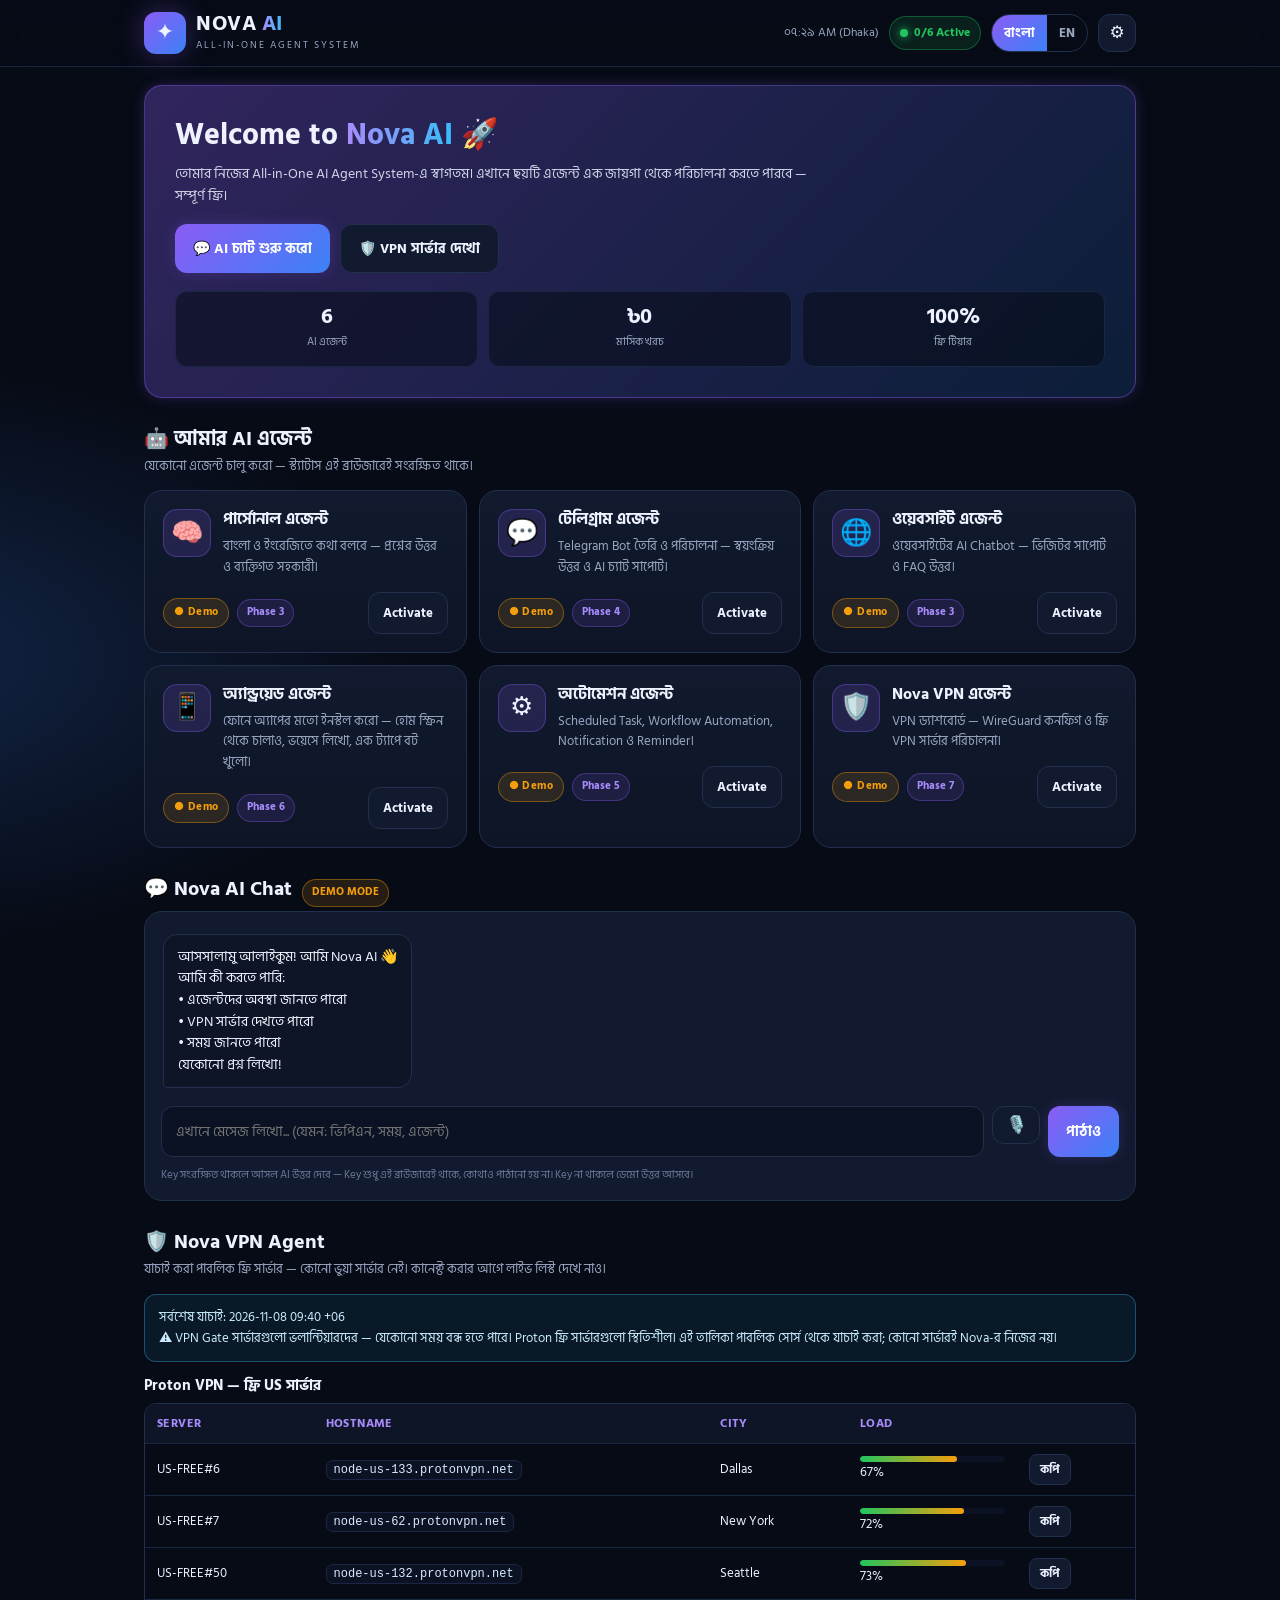
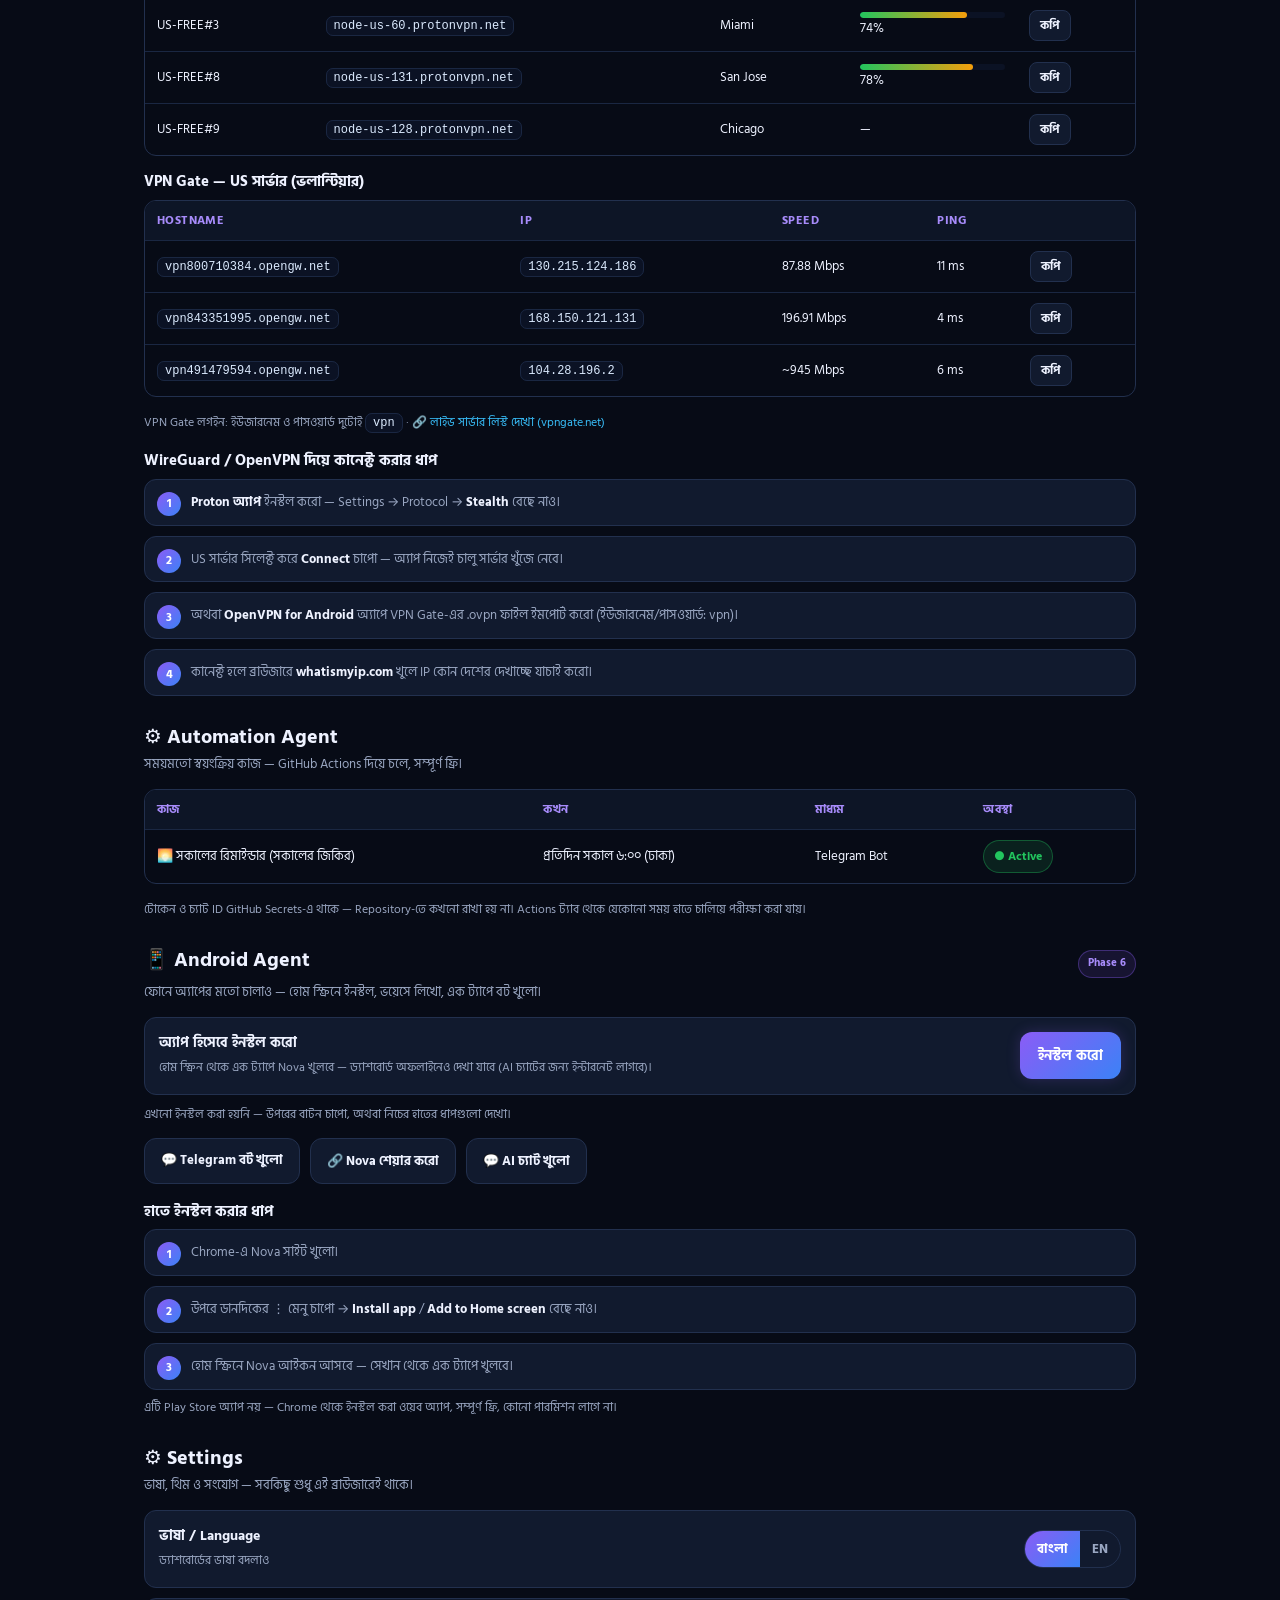
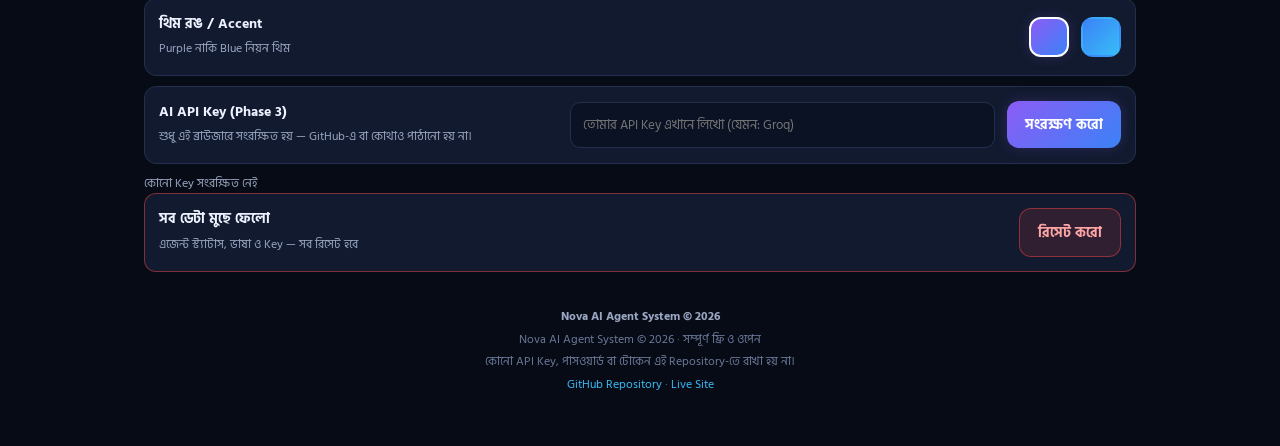
<file: index.html>
<!DOCTYPE html>
<html lang="bn" data-accent="purple">
<head>
<meta charset="UTF-8">
<meta name="viewport" content="width=device-width, initial-scale=1.0, viewport-fit=cover">
<meta name="description" content="Nova AI — All-in-One AI Agent System. Personal, Telegram, Website, Android, Automation & VPN agents. Free, mobile-first dashboard.">
<meta name="theme-color" content="#070b16">
<link rel="manifest" href="manifest.webmanifest">
<meta name="mobile-web-app-capable" content="yes">
<meta name="apple-mobile-web-app-capable" content="yes">
<meta name="apple-mobile-web-app-status-bar-style" content="black-translucent">
<meta name="apple-mobile-web-app-title" content="Nova AI">
<title>Nova AI — All-in-One AI Agent System</title>
<link rel="icon" href="data:image/svg+xml,%3Csvg xmlns='http://www.w3.org/2000/svg' viewBox='0 0 100 100'%3E%3Cdefs%3E%3ClinearGradient id='g' x1='0' y1='0' x2='1' y2='1'%3E%3Cstop offset='0' stop-color='%238b5cf6'/%3E%3Cstop offset='1' stop-color='%233b82f6'/%3E%3C/linearGradient%3E%3C/defs%3E%3Crect width='100' height='100' rx='22' fill='url(%23g)'/%3E%3Ctext x='50' y='72' font-size='58' text-anchor='middle' fill='white'%3E✦%3C/text%3E%3C/svg%3E">
<link rel="preconnect" href="https://fonts.googleapis.com">
<link rel="preconnect" href="https://fonts.gstatic.com" crossorigin>
<link href="https://fonts.googleapis.com/css2?family=Hind+Siliguri:wght@400;500;600;700&family=Inter:wght@400;600;700;800&display=swap" rel="stylesheet">
<link rel="stylesheet" href="assets/css/style.css">
</head>
<body>

<header class="site">
  <div class="header-in">
    <div class="logo">
      <div class="logo-mark">✦</div>
      <div>
        <div class="logo-name">NOVA <span>AI</span></div>
        <div class="logo-tag">All-in-One Agent System</div>
      </div>
    </div>
    <div class="header-sp"></div>
    <span class="clock" id="clock"></span>
    <span class="pill" id="active-pill"><span class="dot"></span>0/6 Active</span>
    <div class="lang-toggle" role="group" aria-label="Language">
      <button type="button" data-lang="bn" class="on">বাংলা</button>
      <button type="button" data-lang="en">EN</button>
    </div>
    <button class="icon-btn" type="button" onclick="document.getElementById('settings').scrollIntoView({behavior:'smooth'})" aria-label="Settings">⚙️</button>
  </div>
</header>

<main class="wrap" id="top">

  <!-- Install banner (Android agent, Phase 6) -->
  <div class="install-banner" id="install-banner" hidden>
    <span>📱 <b data-i18n="android.install.cta">Nova AI অ্যাপ হিসেবে ইনস্টল করো</b></span>
    <button class="btn install-now" type="button" data-i18n="android.install.btn">ইনস্টল করো</button>
    <button class="icon-btn" id="install-dismiss" type="button" aria-label="Dismiss">✕</button>
  </div>

  <!-- Hero -->
  <section class="hero" id="dashboard">
    <h1 data-i18n="hero.title">Welcome to <span>Nova AI</span> 🚀</h1>
    <p data-i18n="hero.sub">তোমার নিজের All-in-One AI Agent System-এ স্বাগতম। এখানে ছয়টি এজেন্ট এক জায়গা থেকে পরিচালনা করতে পারবে — সম্পূর্ণ ফ্রি।</p>
    <div class="hero-actions">
      <button class="btn" type="button" onclick="document.getElementById('chat').scrollIntoView({behavior:'smooth'})" data-i18n="hero.chat">💬 AI চ্যাট শুরু করো</button>
      <button class="btn ghost" type="button" onclick="document.getElementById('vpn').scrollIntoView({behavior:'smooth'})" data-i18n="hero.vpn">🛡️ VPN সার্ভার দেখো</button>
    </div>
    <div class="stats">
      <div class="stat"><b>6</b><span data-i18n="stat.agents">AI এজেন্ট</span></div>
      <div class="stat"><b>৳0</b><span data-i18n="stat.cost">মাসিক খরচ</span></div>
      <div class="stat"><b>100%</b><span data-i18n="stat.free">ফ্রি টিয়ার</span></div>
    </div>
  </section>

  <!-- Agents -->
  <section class="block" id="agents-sec">
    <div class="sec-head"><h2 data-i18n="agents.title">🤖 আমার AI এজেন্ট</h2></div>
    <p class="sec-sub" data-i18n="agents.sub">যেকোনো এজেন্ট চালু করো — স্ট্যাটাস এই ব্রাউজারেই সংরক্ষিত থাকে।</p>
    <div class="grid" id="agents"></div>
  </section>

  <!-- Chat -->
  <section class="block" id="chat">
    <div class="sec-head">
      <h2 data-i18n="chat.title">💬 Nova AI Chat</h2>
      <span class="demo-badge" data-i18n="chat.demo">DEMO MODE</span>
    </div>
    <div class="chat-box">
      <div id="messages"><div class="msg bot" data-i18n="chat.hello">আসসালামু আলাইকুম! আমি Nova AI 👋
আমি কী করতে পারি:
• এজেন্টদের অবস্থা জানতে পারো
• VPN সার্ভার দেখতে পারো
• সময় জানতে পারো
যেকোনো প্রশ্ন লিখো!</div></div>
      <div class="chat-input">
        <input id="question" type="text" data-i18n-ph="chat.ph" placeholder="এখানে মেসেজ লিখো... (যেমন: ভিপিএন, সময়, এজেন্ট)" autocomplete="off">
        <button class="icon-btn mic-btn" id="mic-btn" type="button" aria-label="Voice input">🎙️</button>
        <button class="btn" id="send-btn" type="button" data-i18n="chat.send">পাঠাও</button>
      </div>
      <p class="chat-hint" data-i18n="chat.hint">এটি এখন ডেমো চ্যাট — আসল AI সংযোগ আসছে Phase 3-এ। তোমার API Key শুধু এই ব্রাউজারেই থাকবে, কোথাও পাঠানো হবে না।</p>
    </div>
  </section>

  <!-- VPN -->
  <section class="block" id="vpn">
    <div class="sec-head"><h2 data-i18n="vpn.title">🛡️ Nova VPN Agent</h2></div>
    <p class="sec-sub" data-i18n="vpn.sub">যাচাই করা পাবলিক ফ্রি সার্ভার — কোনো ভুয়া সার্ভার নেই। কানেক্ট করার আগে লাইভ লিস্ট দেখে নাও।</p>
    <div class="vpn-note">
      <span id="vpn-verified">সর্বশেষ যাচাই: 2026-11-08 09:40 +06</span><br>
      <span data-i18n="vpn.note">⚠️ VPN Gate সার্ভারগুলো ভলান্টিয়ারদের — যেকোনো সময় বন্ধ হতে পারে। Proton ফ্রি সার্ভারগুলো স্থিতিশীল। এই তালিকা পাবলিক সোর্স থেকে যাচাই করা; কোনো সার্ভারই Nova-র নিজের নয়।</span>
    </div>

    <h3 style="font-size:15px;margin-bottom:8px" data-i18n="vpn.proton">Proton VPN — ফ্রি US সার্ভার</h3>
    <div class="table-wrap">
      <table>
        <thead><tr><th>Server</th><th>Hostname</th><th>City</th><th>Load</th><th></th></tr></thead>
        <tbody id="proton-rows"></tbody>
      </table>
    </div>

    <h3 style="font-size:15px;margin-bottom:8px" data-i18n="vpn.gate">VPN Gate — US সার্ভার (ভলান্টিয়ার)</h3>
    <div class="table-wrap">
      <table>
        <thead><tr><th>Hostname</th><th>IP</th><th>Speed</th><th>Ping</th><th></th></tr></thead>
        <tbody id="gate-rows"></tbody>
      </table>
    </div>
    <p class="small-note"><span data-i18n="vpn.creds">VPN Gate লগইন: ইউজারনেম ও পাসওয়ার্ড দুটোই</span> <code class="inline">vpn</code> · <a href="https://www.vpngate.net/en/" target="_blank" rel="noopener" data-i18n="vpn.live">🔗 লাইভ সার্ভার লিস্ট দেখো (vpngate.net)</a></p>

    <h3 style="font-size:15px;margin:18px 0 8px" data-i18n="vpn.guide">WireGuard / OpenVPN দিয়ে কানেক্ট করার ধাপ</h3>
    <div class="guide">
      <div data-i18n="guide.1"><b>Proton অ্যাপ</b> ইনস্টল করো — Settings → Protocol → <b>Stealth</b> বেছে নাও।</div>
      <div data-i18n="guide.2">US সার্ভার সিলেক্ট করে <b>Connect</b> চাপো — অ্যাপ নিজেই চালু সার্ভার খুঁজে নেবে।</div>
      <div data-i18n="guide.3">অথবা <b>OpenVPN for Android</b> অ্যাপে VPN Gate-এর .ovpn ফাইল ইমপোর্ট করো (ইউজারনেম/পাসওয়ার্ড: vpn)।</div>
      <div data-i18n="guide.4">কানেক্ট হলে ব্রাউজারে <b>whatismyip.com</b> খুলে IP কোন দেশের দেখাচ্ছে যাচাই করো।</div>
    </div>
  </section>

  <!-- Automation -->
  <section class="block" id="automation-sec">
    <div class="sec-head"><h2 data-i18n="auto.title">⚙️ Automation Agent</h2></div>
    <p class="sec-sub" data-i18n="auto.sub">সময়মতো স্বয়ংক্রিয় কাজ — GitHub Actions দিয়ে চলে, সম্পূর্ণ ফ্রি।</p>
    <div class="table-wrap">
      <table>
        <thead><tr><th data-i18n="auto.th.task">কাজ</th><th data-i18n="auto.th.when">কখন</th><th data-i18n="auto.th.via">মাধ্যম</th><th data-i18n="auto.th.status">অবস্থা</th></tr></thead>
        <tbody>
          <tr><td data-i18n="auto.task1">🌅 সকালের রিমাইন্ডার (সকালের জিকির)</td><td data-i18n="auto.task1.when">প্রতিদিন সকাল ৬:০০ (ঢাকা)</td><td>Telegram Bot</td><td><span class="pill">● Active</span></td></tr>
        </tbody>
      </table>
    </div>
    <p class="small-note" data-i18n="auto.note">টোকেন ও চ্যাট ID GitHub Secrets-এ থাকে — Repository-তে কখনো রাখা হয় না। Actions ট্যাব থেকে যেকোনো সময় হাতে চালিয়ে পরীক্ষা করা যায়।</p>
  </section>

  <!-- Android -->
  <section class="block" id="android-sec">
    <div class="sec-head"><h2 data-i18n="android.title">📱 Android Agent</h2><span class="phase-tag">Phase 6</span></div>
    <p class="sec-sub" data-i18n="android.sub">ফোনে অ্যাপের মতো চালাও — হোম স্ক্রিনে ইনস্টল, ভয়েসে লিখো, এক ট্যাপে বট খুলো।</p>

    <div class="set-row">
      <div class="lbl"><b data-i18n="android.install.title">অ্যাপ হিসেবে ইনস্টল করো</b><span data-i18n="android.install.sub">হোম স্ক্রিন থেকে এক ট্যাপে Nova খুলবে — ড্যাশবোর্ড অফলাইনেও দেখা যাবে (AI চ্যাটের জন্য ইন্টারনেট লাগবে)।</span></div>
      <button class="btn install-now" type="button" data-i18n="android.install.btn">ইনস্টল করো</button>
    </div>
    <p class="small-note" id="install-status"></p>

    <div class="android-actions">
      <a class="btn ghost" href="https://t.me/nova_ai_helper2_bot" target="_blank" rel="noopener" data-i18n="android.open.bot">💬 Telegram বট খুলো</a>
      <button class="btn ghost" id="share-btn" type="button" data-i18n="android.share">🔗 Nova শেয়ার করো</button>
      <button class="btn ghost" type="button" onclick="document.getElementById('chat').scrollIntoView({behavior:'smooth'})" data-i18n="android.open.chat">💬 AI চ্যাট খুলো</button>
    </div>

    <h3 style="font-size:15px;margin:18px 0 8px" data-i18n="android.manual">হাতে ইনস্টল করার ধাপ</h3>
    <div class="guide">
      <div data-i18n="android.step1">Chrome-এ Nova সাইট খুলো।</div>
      <div data-i18n="android.step2">উপরে ডানদিকের ⋮ মেনু চাপো → <b>Install app</b> / <b>Add to Home screen</b> বেছে নাও।</div>
      <div data-i18n="android.step3">হোম স্ক্রিনে Nova আইকন আসবে — সেখান থেকে এক ট্যাপে খুলবে।</div>
    </div>
    <p class="small-note" data-i18n="android.note">এটি Play Store অ্যাপ নয় — Chrome থেকে ইনস্টল করা ওয়েব অ্যাপ, সম্পূর্ণ ফ্রি, কোনো পারমিশন লাগে না।</p>
  </section>

  <!-- Settings -->
  <section class="block" id="settings">
    <div class="sec-head"><h2 data-i18n="set.title">⚙️ Settings</h2></div>
    <p class="sec-sub" data-i18n="set.sub">ভাষা, থিম ও সংযোগ — সবকিছু শুধু এই ব্রাউজারেই থাকে।</p>

    <div class="set-row">
      <div class="lbl"><b data-i18n="set.lang">ভাষা / Language</b><span data-i18n="set.lang.sub">ড্যাশবোর্ডের ভাষা বদলাও</span></div>
      <div class="lang-toggle" role="group" aria-label="Language">
        <button type="button" data-lang="bn" class="on">বাংলা</button>
        <button type="button" data-lang="en">EN</button>
      </div>
    </div>

    <div class="set-row">
      <div class="lbl"><b data-i18n="set.accent">থিম রঙ / Accent</b><span data-i18n="set.accent.sub">Purple নাকি Blue নিয়ন থিম</span></div>
      <button class="swatch purple on" type="button" data-accent="purple" aria-label="Purple theme"></button>
      <button class="swatch blue" type="button" data-accent="blue" aria-label="Blue theme"></button>
    </div>

    <div class="set-row">
      <div class="lbl"><b data-i18n="set.key">AI API Key (Phase 3)</b><span data-i18n="set.key.sub">শুধু এই ব্রাউজারে সংরক্ষিত হয় — GitHub-এ বা কোথাও পাঠানো হয় না।</span></div>
      <input id="api-key" type="password" data-i18n-ph="set.key.ph" placeholder="তোমার API Key এখানে লিখো (যেমন: Groq)" autocomplete="off">
      <button class="btn" id="save-key" type="button" data-i18n="set.key.save">সংরক্ষণ করো</button>
    </div>
    <p class="small-note" id="key-state">কোনো Key সংরক্ষিত নেই</p>

    <div class="set-row danger">
      <div class="lbl"><b data-i18n="set.reset">সব ডেটা মুছে ফেলো</b><span data-i18n="set.reset.sub">এজেন্ট স্ট্যাটাস, ভাষা ও Key — সব রিসেট হবে</span></div>
      <button class="btn danger-btn" id="reset-all" type="button" data-i18n="set.reset.btn">রিসেট করো</button>
    </div>
  </section>

  <footer class="site">
    <b>Nova AI Agent System © 2026</b><br>
    <span data-i18n="foot.made">Nova AI Agent System © 2026 · সম্পূর্ণ ফ্রি ও ওপেন</span><br>
    <span data-i18n="foot.note">কোনো API Key, পাসওয়ার্ড বা টোকেন এই Repository-তে রাখা হয় না।</span><br>
    <a href="https://github.com/kmh774295-blip/nova-ai-agent" target="_blank" rel="noopener">GitHub Repository</a> ·
    <a href="https://kmh774295-blip.github.io/nova-ai-agent/" target="_blank" rel="noopener">Live Site</a>
  </footer>
</main>

<nav class="bottom-nav" aria-label="Main">
  <a href="#dashboard" class="on"><span>🏠</span><span data-i18n="nav.dashboard">ড্যাশবোর্ড</span></a>
  <a href="#agents-sec"><span>🤖</span><span data-i18n="nav.agents">এজেন্ট</span></a>
  <a href="#chat"><span>💬</span><span data-i18n="nav.chat">চ্যাট</span></a>
  <a href="#vpn"><span>🛡️</span><span data-i18n="nav.vpn">ভিপিএন</span></a>
  <a href="#settings"><span>⚙️</span><span data-i18n="nav.settings">সেটিংস</span></a>
</nav>

<script src="assets/js/vpn-servers.js"></script>
<script src="assets/js/app.js"></script>
</body>
</html>
</file>
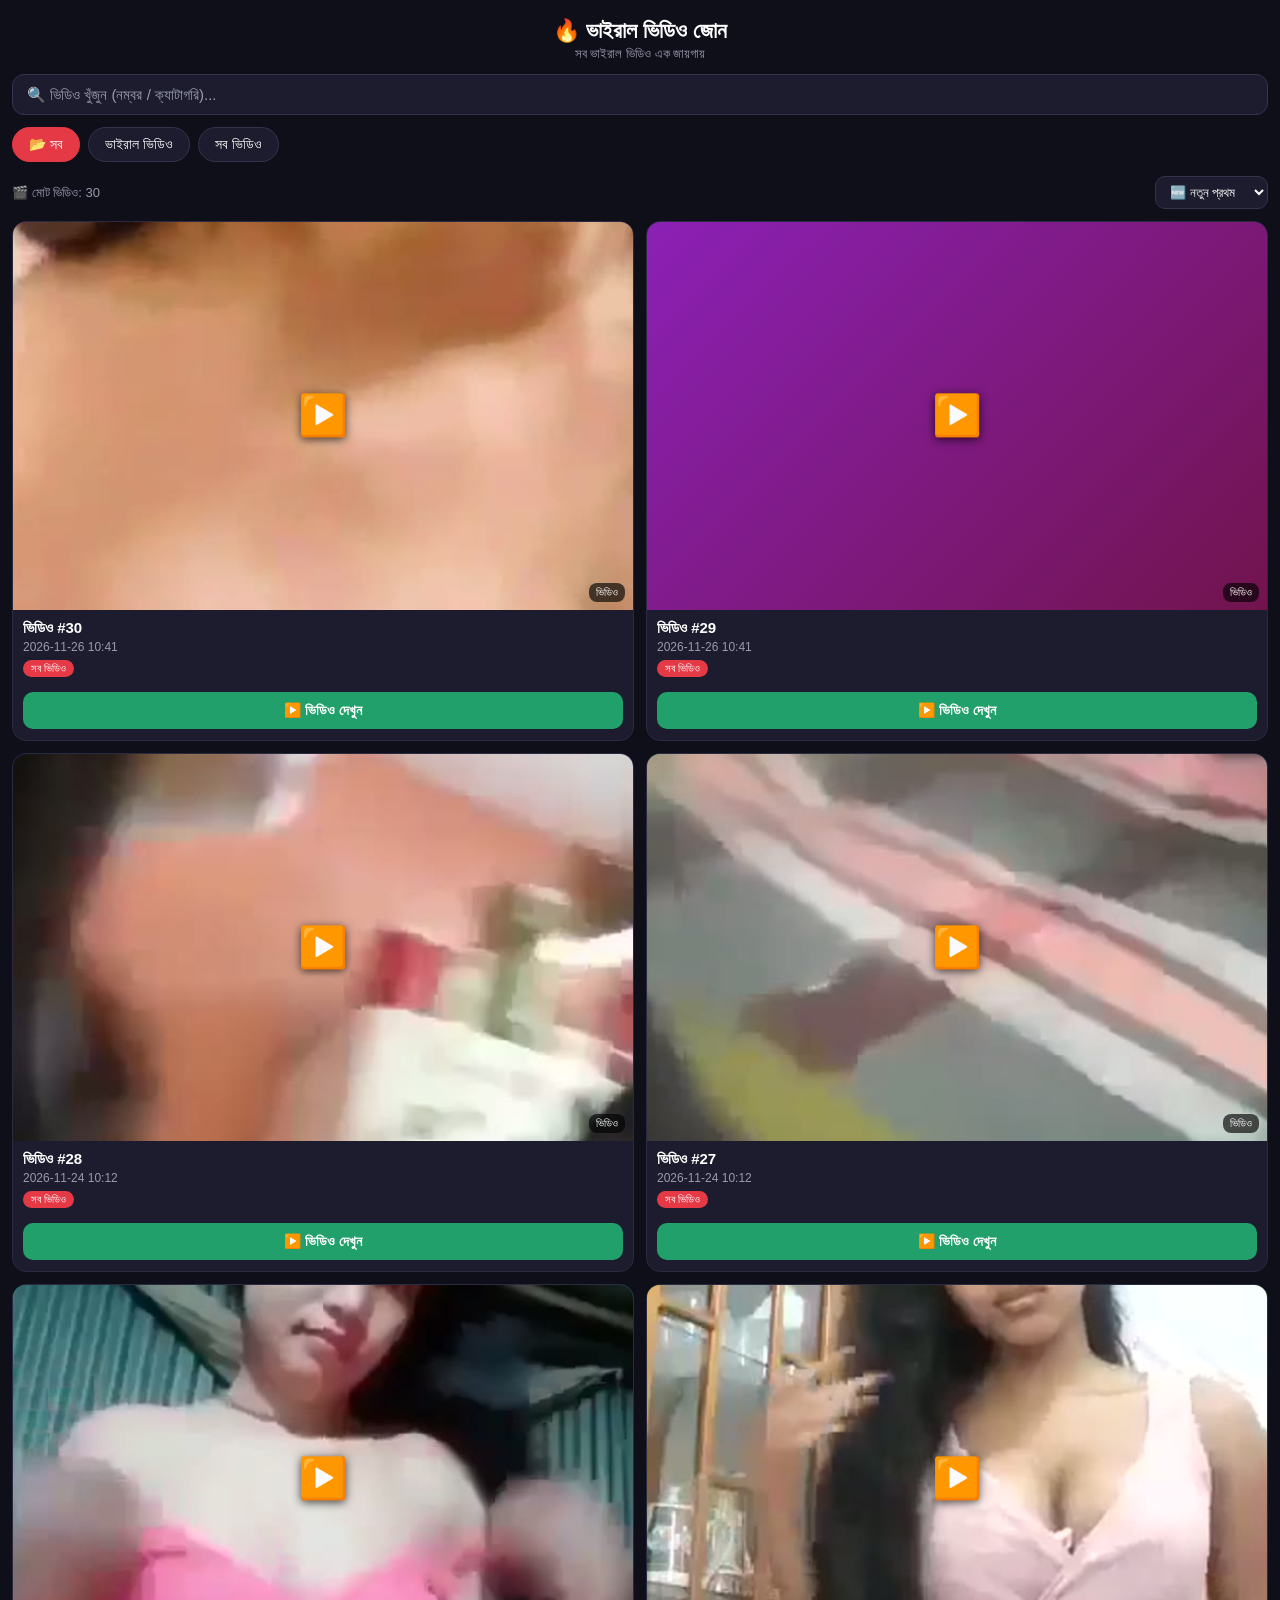
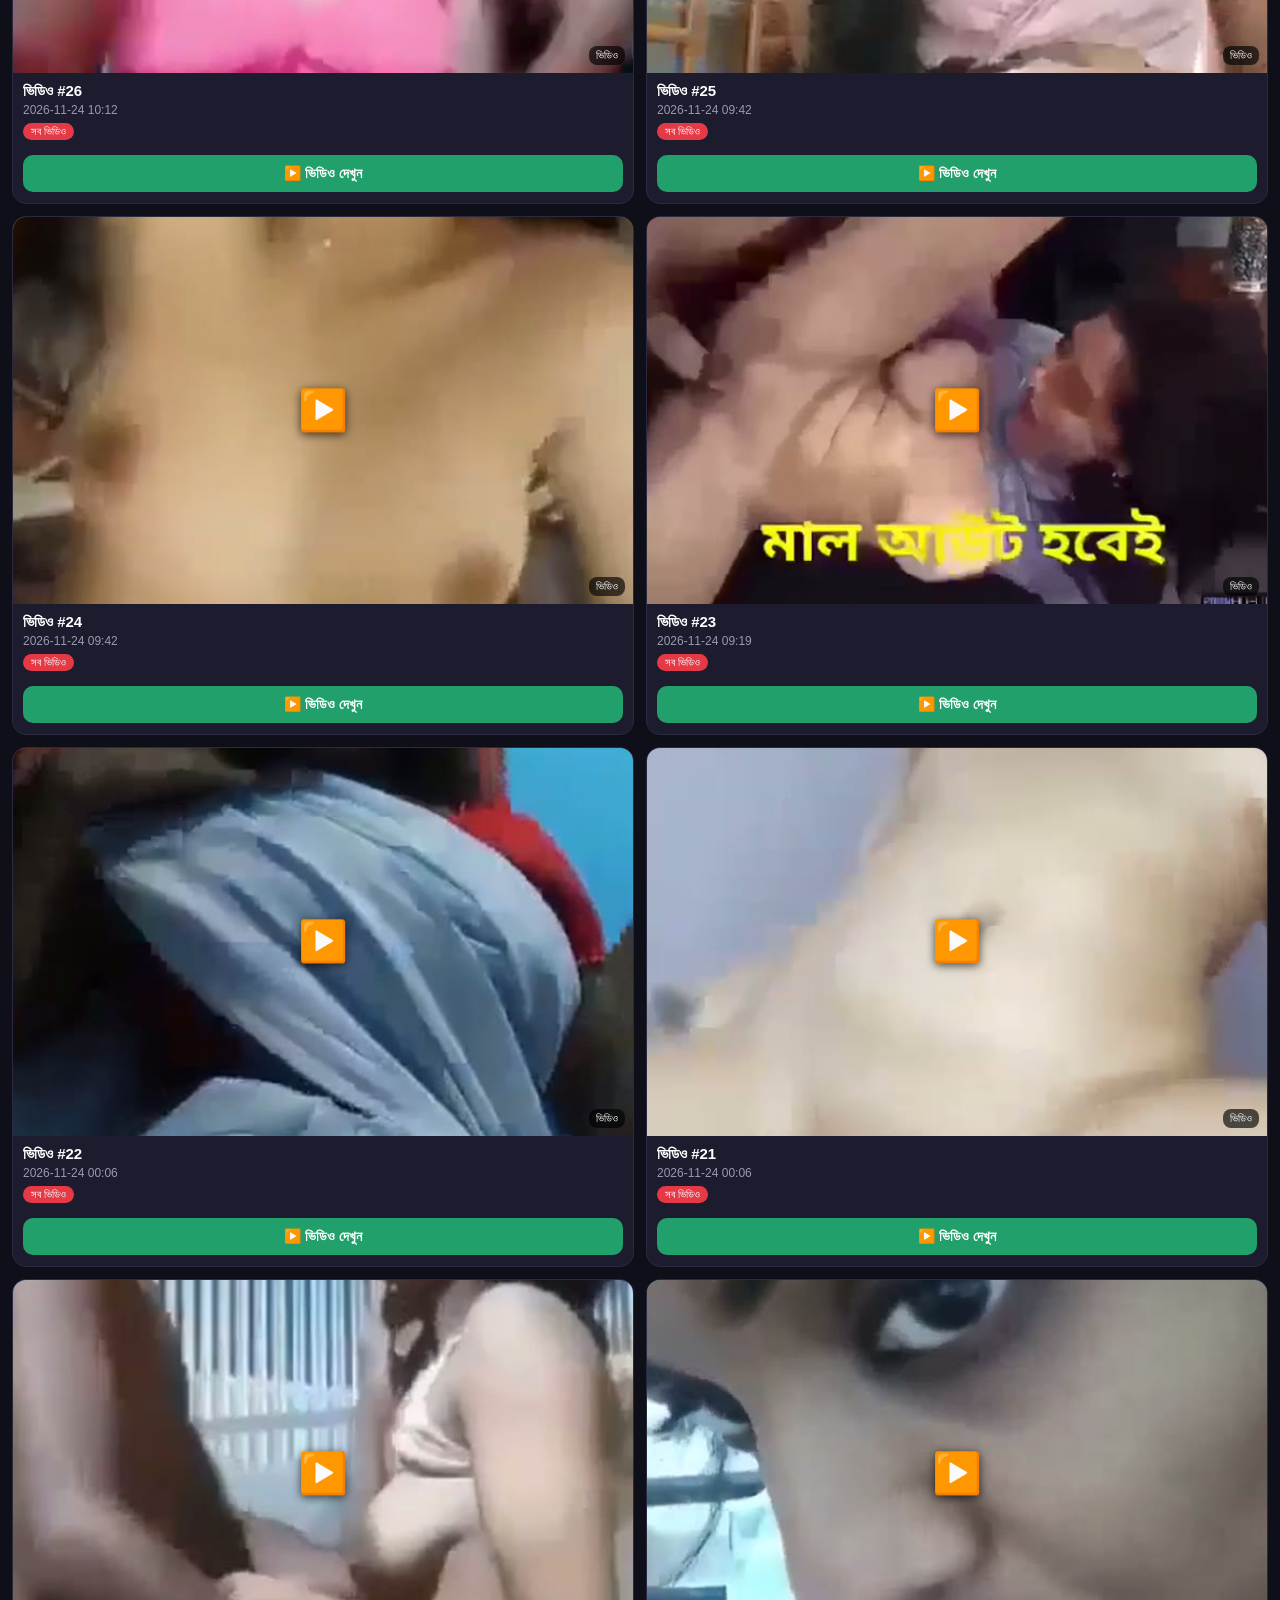
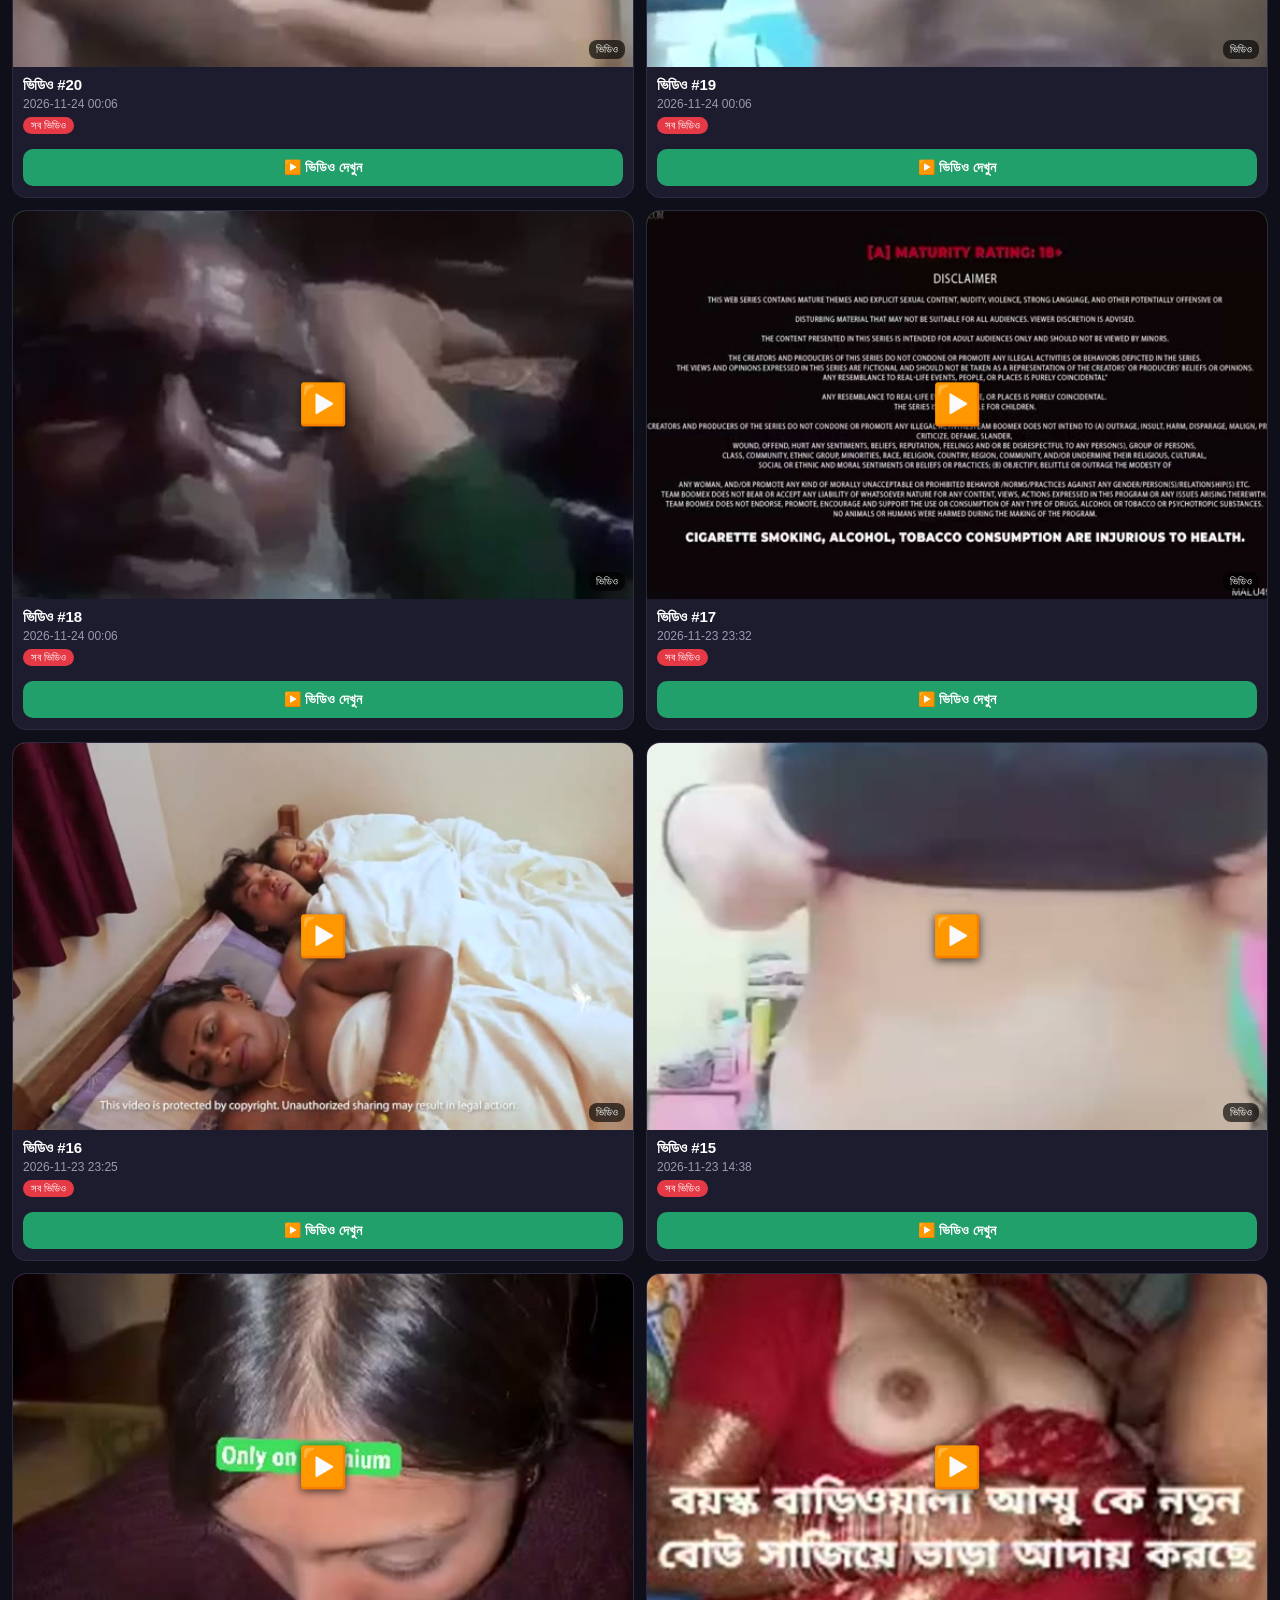
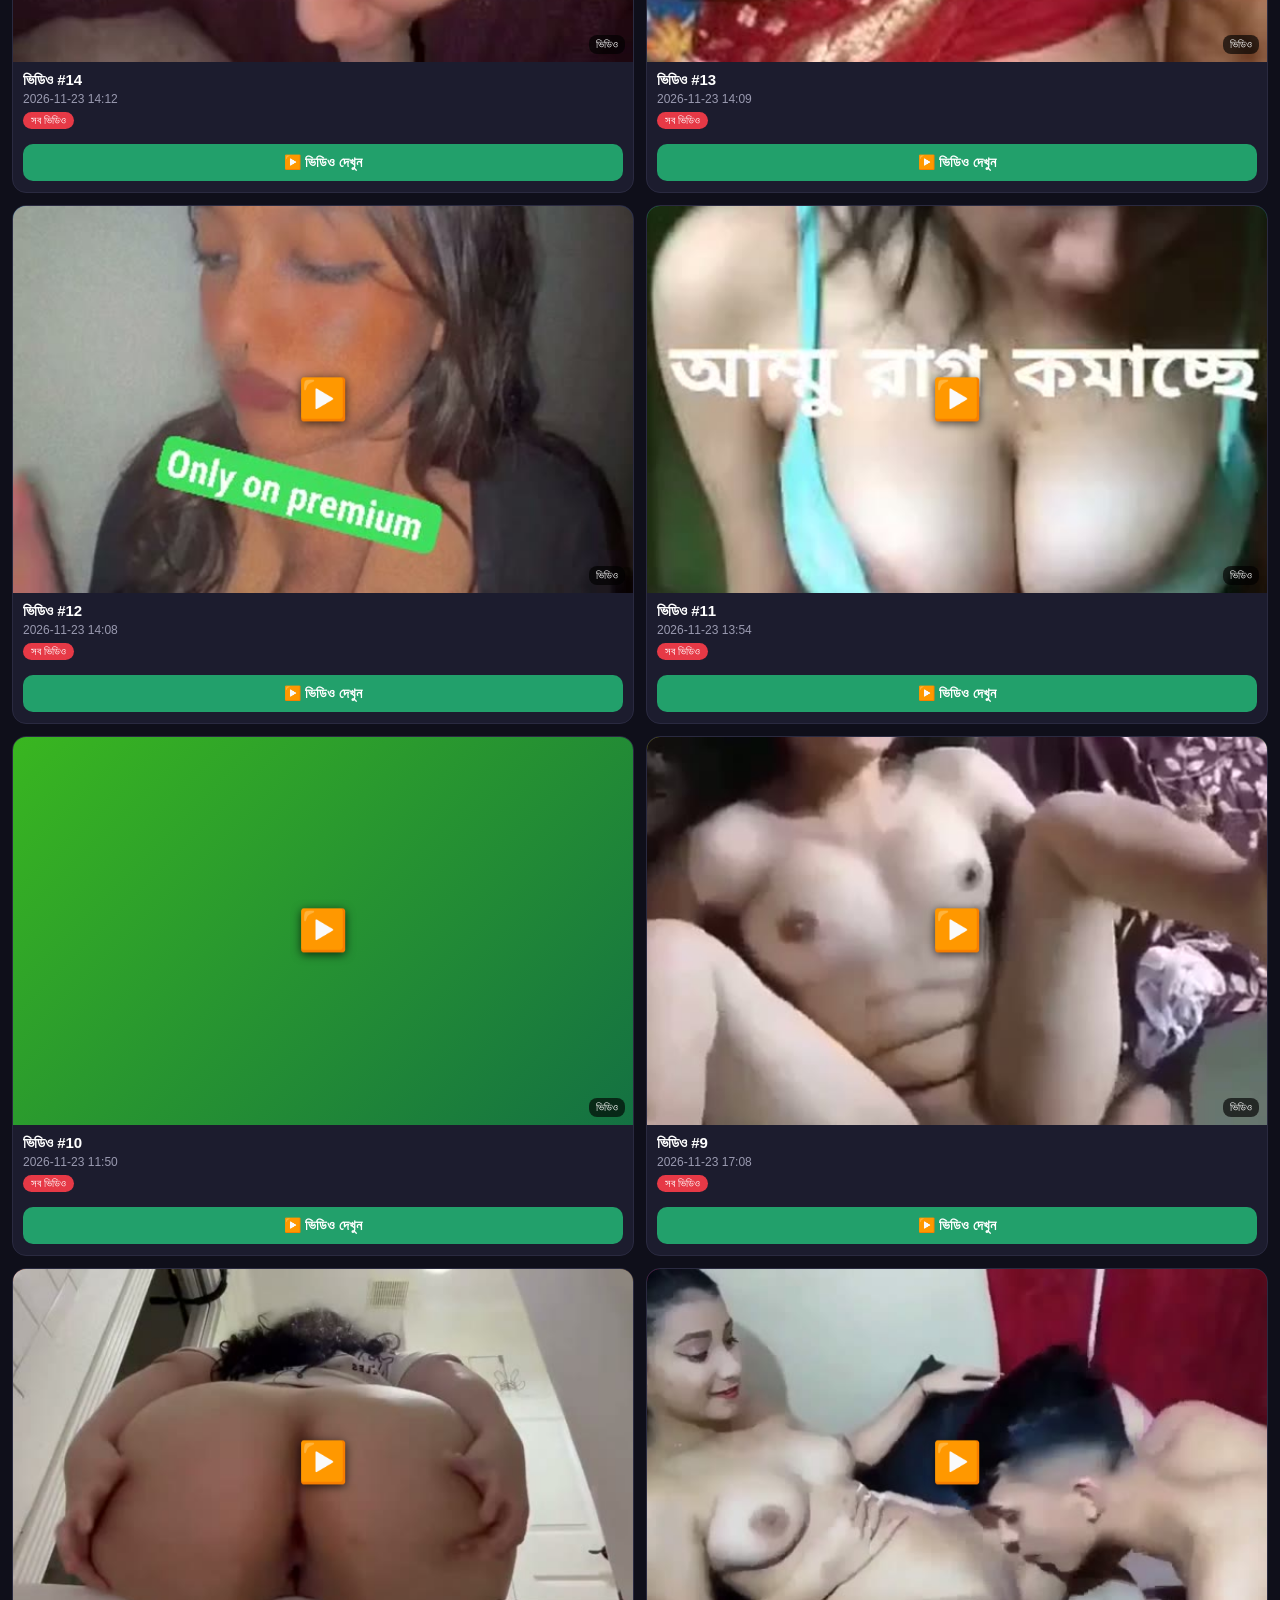
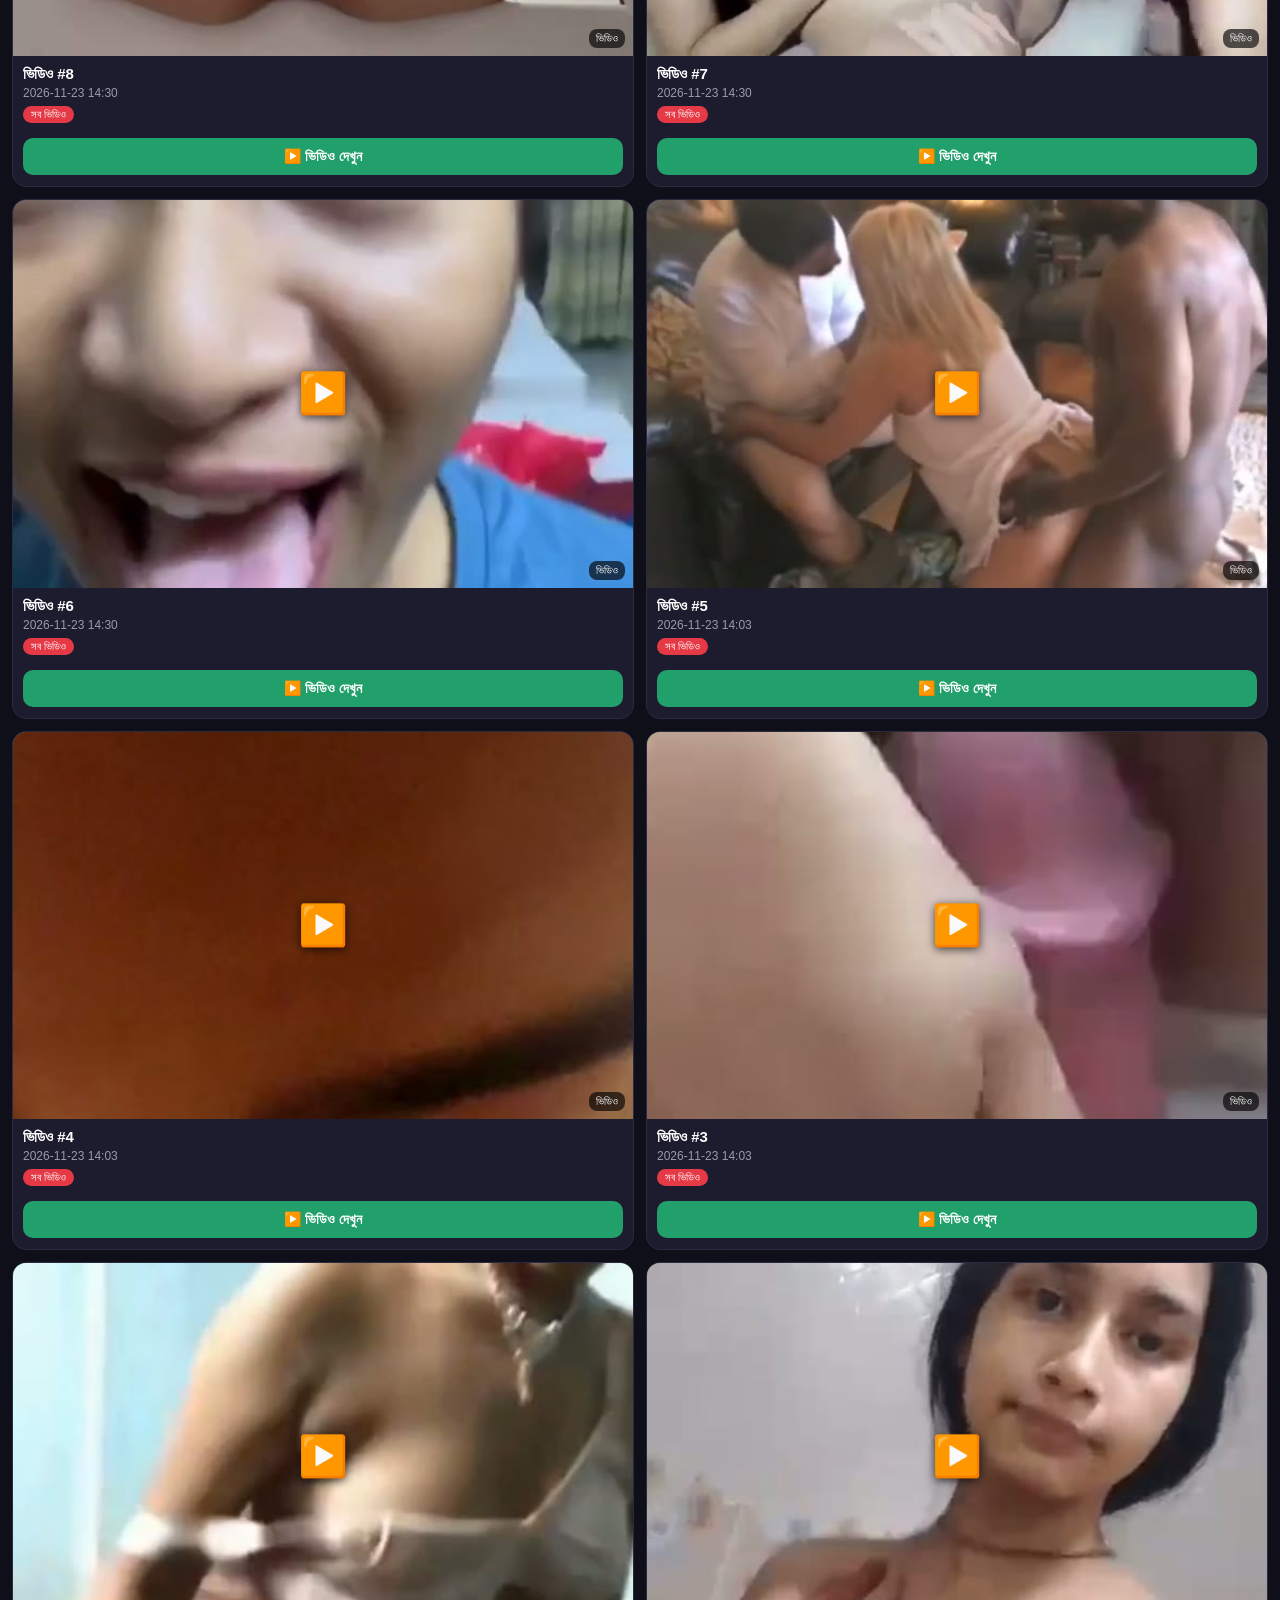
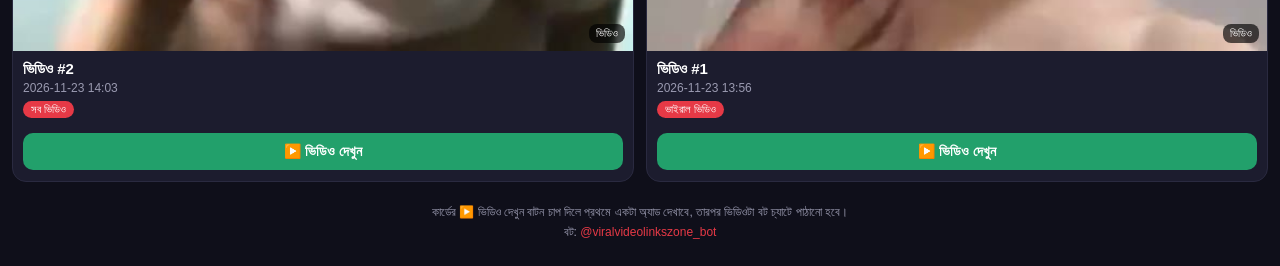
<file: miniapp/index.html>
<!DOCTYPE html>
<html lang="bn">
<head>
<meta charset="UTF-8">
<meta name="viewport" content="width=device-width, initial-scale=1.0, maximum-scale=1.0, user-scalable=no">
<meta name="theme-color" content="#0f0f1a">
<title>ভাইরাল ভিডিও জোন</title>
<script src="https://telegram.org/js/telegram-web-app.js"></script>
<script src="https://sad.adsgram.ai/js/sad.min.js"></script>
<script src='//libtl.com/sdk.js' data-zone='12332668' data-sdk='show_12332668'></script>
<style>
  * { box-sizing: border-box; margin: 0; padding: 0; }
  :root {
    --bg: var(--tg-theme-bg-color, #0f0f1a);
    --text: var(--tg-theme-text-color, #ffffff);
    --hint: var(--tg-theme-hint-color, #9a9ab0);
    --btn: var(--tg-theme-button-color, #e63946);
    --btn-text: var(--tg-theme-button-text-color, #ffffff);
    --card: var(--tg-theme-secondary-bg-color, #1c1c2e);
  }
  body {
    background: var(--bg); color: var(--text);
    font-family: -apple-system, "Segoe UI", "Noto Sans Bengali", sans-serif;
    padding: 12px 12px 24px; min-height: 100vh;
  }
  h1 { font-size: 22px; text-align: center; margin: 6px 0 2px; }
  .sub { text-align: center; color: var(--hint); font-size: 13px; margin-bottom: 12px; }
  #search {
    width: 100%; padding: 11px 14px; border-radius: 12px; border: 1px solid #33334d;
    background: var(--card); color: var(--text); font-size: 15px; outline: none;
  }
  #search::placeholder { color: var(--hint); }
  .tabs { display: flex; gap: 8px; margin: 12px 0; overflow-x: auto; padding-bottom: 2px; }
  .tab {
    flex: 0 0 auto; padding: 8px 16px; border-radius: 20px; border: 1px solid #33334d;
    background: var(--card); color: var(--text); font-size: 14px; cursor: pointer;
  }
  .tab.active { background: var(--btn); color: var(--btn-text); border-color: var(--btn); }
  .row { display: flex; justify-content: space-between; align-items: center; margin: 4px 0 12px; }
  .count { color: var(--hint); font-size: 13px; }
  #sort {
    padding: 7px 10px; border-radius: 10px; border: 1px solid #33334d;
    background: var(--card); color: var(--text); font-size: 13px; outline: none;
  }
  .grid { display: grid; grid-template-columns: 1fr 1fr; gap: 12px; }
  .card {
    background: var(--card); border-radius: 14px; overflow: hidden; cursor: pointer;
    border: 1px solid #2a2a40;
  }
  .poster {
    aspect-ratio: 16 / 10; display: flex; align-items: center; justify-content: center;
    font-size: 40px; position: relative; overflow: hidden;
  }
  .poster img.thumb {
    position: absolute; inset: 0; width: 100%; height: 100%; object-fit: cover;
  }
  .poster .play { position: relative; z-index: 1; text-shadow: 0 2px 10px rgba(0,0,0,.7); }
  .poster .dur {
    position: absolute; right: 8px; bottom: 8px; background: rgba(0,0,0,.65);
    color: #fff; font-size: 11px; padding: 3px 7px; border-radius: 8px; z-index: 1;
  }
  .card .info { padding: 9px 10px 11px; }
  .card .title { font-size: 15px; font-weight: 600; }
  .card .meta { font-size: 12px; color: var(--hint); margin-top: 3px; }
  .chip {
    display: inline-block; font-size: 11px; background: var(--btn); color: var(--btn-text);
    padding: 2px 8px; border-radius: 10px; margin-top: 6px;
  }
  .empty { text-align: center; color: var(--hint); padding: 40px 10px; font-size: 15px; line-height: 1.7; }
  .foot { text-align: center; color: var(--hint); font-size: 12px; margin-top: 20px; line-height: 1.7; }
  .foot a { color: var(--btn); text-decoration: none; }
  /* per-video watch button — one Monetag rewarded ad first, then the video */
  .watch {
    display: block; width: calc(100% - 20px); margin: 4px 10px 11px; padding: 10px 8px;
    border: none; border-radius: 10px; background: #22a06b; color: #fff;
    font-size: 14px; font-weight: 700; cursor: pointer;
  }
</style>
</head>
<body>
  <h1>🔥 ভাইরাল ভিডিও জোন</h1>
  <div class="sub">সব ভাইরাল ভিডিও এক জায়গায়</div>

  <input id="search" type="search" placeholder="🔍 ভিডিও খুঁজুন (নম্বর / ক্যাটাগরি)...">

  <div class="tabs" id="tabs"></div>

  <div class="row">
    <div class="count" id="count"></div>
    <select id="sort">
      <option value="new">🆕 নতুন প্রথম</option>
      <option value="old">🕐 পুরনো প্রথম</option>
      <option value="random">🎲 এলোমেলো</option>
    </select>
  </div>

  <div class="grid" id="grid"></div>
  <div class="empty" id="empty" style="display:none">
    😔 এখনো কোনো ভিডিও যোগ হয়নি।<br>শীঘ্রই ভিডিও আসছে — একটু পরে আবার চেষ্টা করো!
  </div>

  <div class="foot">
    কার্ডের ▶️ ভিডিও দেখুন বাটন চাপ দিলে প্রথমে একটা অ্যাড দেখাবে, তারপর ভিডিওটা বট চ্যাটে পাঠানো হবে।<br>
    বট: <a href="https://t.me/viralvideolinkszone_bot" target="_blank">@viralvideolinkszone_bot</a>
  </div>

<script>
  // Per-video ad model (user order, 23 Nov ~19:30): tapping a video shows ONE
  // Monetag rewarded ad first, then the video opens. No app-open ad anymore.
  // A failed or stalled ad NEVER blocks the video (fail-open + 60s timeout).
  // PRELOAD (user order, 23 Nov ~20:00): the ad creative is preloaded once
  // after the list renders and again after each ad settles, so the ad appears
  // instantly on tap instead of being fetched cold.
  // Adsgram leg stays DISABLED: block int-61492 is still "In moderation", the
  // Adsgram SDK pops its own blocking "not active" alert on an inactive block,
  // and Adsgram's rules do not allow forcing an ad before an action — that is
  // why Monetag's rewarded format is used for the per-video ad.
  // --- disabled Adsgram code, kept for reference only; DO NOT re-enable ---
  // until block int-61492 is confirmed Active.
  // if (window.Adsgram && ADSGRAM_BLOCK_ID) {
  //   var ad = window.Adsgram.init({ blockId: ADSGRAM_BLOCK_ID });
  //   var p = ad.show();
  //   if (p && p.then) {
  //     p.then(function () {}).catch(function () { showMonetagAd(); });
  //     return;
  //   }
  //   if (p && p.catch) { p.catch(function () { showMonetagAd(); }); return; }
  //   return;
  // }
  var ADSGRAM_BLOCK_ID = "int-61492";
  var BOT_URL = "https://t.me/viralvideolinkszone_bot";
  var MONETAG_TIMEOUT_MS = 60000;

  var adShowing = false;

  // Preload the Monetag ad creative in the background so it is ready and
  // appears instantly when a video is tapped. Fire-and-forget, fully silent:
  // it never blocks, delays, or shows anything by itself.
  function preloadAd() {
    try {
      if (typeof window.show_12332668 !== "function") return;
      var p = window.show_12332668({ type: "preload" });
      if (p && p.catch) { p.catch(function () {}); }
    } catch (e) {}
  }

  // Show ONE Monetag rewarded ad, then open the video. Fail-open: the video
  // opens anyway if the ad SDK is missing, the promise rejects, or the ad
  // does not settle within the timeout.
  function watchVideo(id, btn) {
    if (adShowing) return;
    adShowing = true;
    var done = false;
    var label = btn ? btn.textContent : "";
    if (btn) { btn.disabled = true; btn.textContent = "⏳ অ্যাড চলছে..."; }
    var finish = function () {
      if (done) return;
      done = true;
      adShowing = false;
      if (btn) { btn.disabled = false; btn.textContent = label || "▶️ ভিডিও দেখুন"; }
      preloadAd(); // ready the next ad for the next tap
      openBot(id);
    };
    var timer = setTimeout(finish, MONETAG_TIMEOUT_MS);
    try {
      if (typeof window.show_12332668 !== "function") { clearTimeout(timer); finish(); return; }
      var p = window.show_12332668();
      if (p && p.then) {
        p.then(function () { clearTimeout(timer); finish(); })
         .catch(function () { clearTimeout(timer); finish(); });
      } else {
        clearTimeout(timer); finish();
      }
    } catch (e) { clearTimeout(timer); finish(); }
  }

  var tg = (window.Telegram && window.Telegram.WebApp) ? window.Telegram.WebApp : null;
  if (tg) { try { tg.ready(); tg.expand(); } catch (e) {} }

  var allVideos = [];
  var activeCat = "সব";
  var query = "";

  function hueFor(id) { return (id * 47) % 360; }

  function posterStyle(id) {
    var h1 = hueFor(id), h2 = (h1 + 40) % 360;
    return "background:linear-gradient(135deg,hsl(" + h1 + ",70%,42%),hsl(" + h2 + ",70%,26%))";
  }

  function loadVideos() {
    fetch("videos.json", { cache: "no-store" })
      .then(function (r) { return r.json(); })
      .then(function (d) {
        allVideos = d.videos || [];
        buildTabs();
        render();
        preloadAd(); // creative ready before the first tap
      })
      .catch(function () {
        document.getElementById("empty").style.display = "block";
        document.getElementById("empty").innerHTML =
          "⚠️ ভিডিও লিস্ট লোড হয়নি।<br>অ্যাপটা আবার খুলে চেষ্টা করো।";
      });
  }

  function categories() {
    var cats = ["সব"], seen = {};
    allVideos.forEach(function (v) {
      if (v.category && !seen[v.category]) { seen[v.category] = 1; cats.push(v.category); }
    });
    return cats;
  }

  function buildTabs() {
    var box = document.getElementById("tabs");
    box.innerHTML = "";
    categories().forEach(function (c) {
      var b = document.createElement("button");
      b.className = "tab" + (c === activeCat ? " active" : "");
      b.textContent = (c === "সব" ? "📂 " : "") + c;
      b.onclick = function () { activeCat = c; buildTabs(); render(); };
      box.appendChild(b);
    });
  }

  function filtered() {
    var q = query.trim().toLowerCase();
    var list = allVideos.filter(function (v) {
      if (activeCat !== "সব" && v.category !== activeCat) return false;
      if (!q) return true;
      return ("" + v.id).indexOf(q) !== -1 ||
        (v.category || "").toLowerCase().indexOf(q) !== -1 ||
        (v.caption || "").toLowerCase().indexOf(q) !== -1;
    });
    var sort = document.getElementById("sort").value;
    if (sort === "old") list.sort(function (a, b) { return a.id - b.id; });
    else if (sort === "random") list.sort(function () { return Math.random() - 0.5; });
    else list.sort(function (a, b) { return b.id - a.id; });
    return list;
  }

  function render() {
    var list = filtered();
    var grid = document.getElementById("grid");
    grid.innerHTML = "";
    document.getElementById("count").textContent = "🎬 মোট ভিডিও: " + allVideos.length;
    document.getElementById("empty").style.display = list.length ? "none" : "block";
    list.forEach(function (v) {
      var card = document.createElement("div");
      card.className = "card";
      card.innerHTML =
        '<div class="poster" style="' + posterStyle(v.id) + '">' +
        (v.thumb ? '<img class="thumb" src="' + escapeHtml(v.thumb) + '" alt="" loading="lazy" onerror="this.remove()">' : '') +
        '<span class="play">▶️</span><span class="dur">ভিডিও</span></div>' +
        '<div class="info"><div class="title">ভিডিও #' + v.id + '</div>' +
        '<div class="meta">' + (v.added_at || "") + '</div>' +
        '<span class="chip">' + escapeHtml(v.category || "") + '</span></div>' +
        '<button class="watch">▶️ ভিডিও দেখুন</button>';
      var btn = card.querySelector(".watch");
      btn.onclick = function (ev) { ev.stopPropagation(); watchVideo(v.id, btn); };
      card.onclick = function () { watchVideo(v.id, btn); };
      grid.appendChild(card);
    });
  }

  function escapeHtml(s) {
    return String(s).replace(/[&<>"']/g, function (c) {
      return { "&": "&amp;", "<": "&lt;", ">": "&gt;", '"': "&quot;", "'": "&#39;" }[c];
    });
  }

  function openBot(id) {
    var url = BOT_URL + "?start=watch_" + id;
    if (tg) {
      try { tg.openTelegramLink(url); } catch (e) { window.open(url, "_blank"); }
      try { tg.close(); } catch (e) {}
    } else {
      window.open(url, "_blank");
    }
  }

  document.getElementById("search").addEventListener("input", function (e) {
    query = e.target.value; render();
  });
  document.getElementById("sort").addEventListener("change", render);

  loadVideos();
</script>
</body>
</html>
</file>
<file: assets/css/style.css>
/* ============================================================
   NOVA AI — Dashboard Styles (Phase 1)
   Dark mode · Purple/Blue neon · Mobile-first
   ============================================================ */
:root{
  --bg:#070b16;
  --bg2:#0b1224;
  --card:#111a2e;
  --card2:#0d1526;
  --border:#22304e;
  --border-soft:#1a2742;
  --text:#eef2ff;
  --muted:#9aa7c2;
  --muted2:#6b7a99;
  --purple:#8b5cf6;
  --violet:#a78bfa;
  --blue:#3b82f6;
  --cyan:#38bdf8;
  --green:#22c55e;
  --amber:#f59e0b;
  --red:#ef4444;
  --glow:0 0 28px rgba(139,92,246,.35);
  --glow-soft:0 0 14px rgba(139,92,246,.22);
  --radius:18px;
  --radius-sm:12px;
}
[data-accent="blue"]{
  --purple:#3b82f6;
  --violet:#60a5fa;
  --glow:0 0 28px rgba(59,130,246,.35);
  --glow-soft:0 0 14px rgba(59,130,246,.22);
}
*{box-sizing:border-box}
html{scroll-behavior:smooth}
body{
  margin:0;
  background:
    radial-gradient(1100px 520px at 85% -10%, rgba(139,92,246,.28), transparent 60%),
    radial-gradient(900px 480px at -10% 18%, rgba(59,130,246,.22), transparent 60%),
    var(--bg);
  color:var(--text);
  font-family:'Hind Siliguri','Inter',system-ui,-apple-system,'Segoe UI',Roboto,Arial,sans-serif;
  line-height:1.6;
  padding-bottom:84px;
}
a{color:var(--cyan);text-decoration:none}
a:hover{text-decoration:underline}
h1,h2,h3{line-height:1.3;margin:0}
p{margin:0}
button{font-family:inherit;cursor:pointer}
input,select{font-family:inherit}
.wrap{max-width:1024px;margin:0 auto;padding:0 16px}

/* ---------- Header ---------- */
header.site{
  position:sticky;top:0;z-index:50;
  background:rgba(7,11,22,.82);
  backdrop-filter:blur(12px);
  -webkit-backdrop-filter:blur(12px);
  border-bottom:1px solid var(--border-soft);
}
.header-in{display:flex;align-items:center;gap:10px;padding:12px 16px;max-width:1024px;margin:0 auto;flex-wrap:wrap}
.logo{display:flex;align-items:center;gap:10px;min-width:0}
.logo-mark{
  width:42px;height:42px;border-radius:12px;flex:none;
  display:grid;place-items:center;font-size:22px;
  background:linear-gradient(135deg,var(--purple),var(--blue));
  box-shadow:var(--glow);
}
.logo-name{font-size:21px;font-weight:800;letter-spacing:.5px;line-height:1.1}
.logo-name span{background:linear-gradient(90deg,var(--violet),var(--cyan));-webkit-background-clip:text;background-clip:text;color:transparent}
.logo-tag{font-size:10px;letter-spacing:2px;color:var(--muted);text-transform:uppercase}
.header-sp{flex:1}
.pill{
  display:inline-flex;align-items:center;gap:6px;
  font-size:12px;font-weight:700;color:var(--green);
  background:rgba(34,197,94,.12);border:1px solid rgba(34,197,94,.35);
  padding:6px 10px;border-radius:999px;white-space:nowrap;
}
.pill .dot{width:8px;height:8px;border-radius:50%;background:var(--green);box-shadow:0 0 8px var(--green)}
.clock{font-size:12px;color:var(--muted);white-space:nowrap}
.lang-toggle{display:flex;border:1px solid var(--border);border-radius:999px;overflow:hidden}
.lang-toggle button{
  border:0;background:transparent;color:var(--muted);
  padding:7px 12px;font-size:13px;font-weight:700;
}
.lang-toggle button.on{background:linear-gradient(135deg,var(--purple),var(--blue));color:#fff}
.icon-btn{
  border:1px solid var(--border);background:var(--card);color:var(--text);
  width:38px;height:38px;border-radius:12px;font-size:17px;
}

/* ---------- Hero ---------- */
.hero{
  margin-top:18px;
  background:linear-gradient(135deg,rgba(139,92,246,.32),rgba(16,46,85,.55));
  border:1px solid rgba(139,92,246,.4);
  border-radius:var(--radius);
  padding:24px 20px;
  box-shadow:var(--glow-soft);
}
.hero h1{font-size:26px}
.hero h1 span{background:linear-gradient(90deg,var(--violet),var(--cyan));-webkit-background-clip:text;background-clip:text;color:transparent}
.hero p{color:#d0d4e8;margin-top:8px;font-size:14px;max-width:640px}
.hero-actions{display:flex;gap:10px;margin-top:16px;flex-wrap:wrap}
.btn{
  border:0;border-radius:12px;padding:12px 18px;font-weight:800;font-size:14px;
  background:linear-gradient(135deg,var(--purple),var(--blue));color:#fff;
  box-shadow:var(--glow-soft);
}
.btn:active{transform:translateY(1px)}
.btn.ghost{background:var(--card);color:var(--text);border:1px solid var(--border);box-shadow:none}
.stats{display:grid;grid-template-columns:repeat(3,1fr);gap:10px;margin-top:18px}
.stat{background:rgba(7,11,22,.55);border:1px solid var(--border-soft);border-radius:var(--radius-sm);padding:12px 8px;text-align:center}
.stat b{display:block;font-size:22px;line-height:1.1}
.stat span{font-size:11px;color:var(--muted)}

/* ---------- Sections ---------- */
section.block{margin-top:28px}
.sec-head{display:flex;align-items:baseline;gap:10px;flex-wrap:wrap;margin-bottom:4px}
.sec-head h2{font-size:20px}
.sec-head .phase-tag{margin-left:auto}
.sec-sub{color:var(--muted);font-size:13px;margin-bottom:14px}

/* ---------- Agent grid ---------- */
.grid{display:grid;grid-template-columns:1fr;gap:12px}
.card{
  background:linear-gradient(180deg,var(--card),var(--card2));
  border:1px solid var(--border);
  border-radius:var(--radius);
  padding:18px;
}
.card:hover{border-color:rgba(167,139,250,.55);box-shadow:var(--glow-soft)}
.card-top{display:flex;align-items:flex-start;gap:12px}
.card-emoji{
  width:48px;height:48px;flex:none;border-radius:14px;font-size:26px;
  display:grid;place-items:center;
  background:rgba(139,92,246,.16);border:1px solid rgba(139,92,246,.35);
}
.card h3{font-size:16px}
.card .desc{color:var(--muted);font-size:13px;margin-top:6px;min-height:40px}
.card-foot{display:flex;align-items:center;gap:8px;margin-top:14px;flex-wrap:wrap}
.status-badge{font-size:11px;font-weight:800;padding:5px 10px;border-radius:999px;letter-spacing:.4px}
.status-badge.demo{color:var(--amber);background:rgba(245,158,11,.13);border:1px solid rgba(245,158,11,.4)}
.status-badge.active{color:var(--green);background:rgba(34,197,94,.13);border:1px solid rgba(34,197,94,.4)}
.status-badge.off{color:var(--muted);background:rgba(154,167,194,.1);border:1px solid var(--border)}
.phase-tag{font-size:11px;color:var(--violet);background:rgba(139,92,246,.12);border:1px solid rgba(139,92,246,.35);padding:4px 9px;border-radius:999px;font-weight:700}
.card-foot .btn{margin-left:auto;padding:9px 14px;font-size:13px}
.card-foot .btn.off{background:var(--card);border:1px solid var(--border);color:var(--text);box-shadow:none}

/* ---------- Chat ---------- */
.chat-box{background:var(--card);border:1px solid var(--border);border-radius:var(--radius);padding:16px}
.demo-badge{font-size:11px;font-weight:800;color:var(--amber);background:rgba(245,158,11,.13);border:1px solid rgba(245,158,11,.4);padding:4px 9px;border-radius:999px}
.demo-badge.live{color:#4ade80;background:rgba(34,197,94,.13);border-color:rgba(34,197,94,.45)}
#messages{min-height:120px;max-height:340px;overflow-y:auto;display:flex;flex-direction:column;gap:10px;padding:6px 2px}
.msg{max-width:88%;padding:11px 14px;border-radius:14px;font-size:14px;line-height:1.55;white-space:pre-wrap;word-break:break-word}
.msg.bot{align-self:flex-start;background:var(--card2);border:1px solid var(--border);border-bottom-left-radius:4px}
.msg.user{align-self:flex-end;background:linear-gradient(135deg,var(--purple),var(--blue));border-bottom-right-radius:4px}
.msg.typing{color:var(--muted);font-style:italic}
.chat-input{display:flex;gap:8px;margin-top:12px}
.chat-input input{
  flex:1;min-width:0;padding:13px 14px;border-radius:12px;
  border:1px solid var(--border);background:var(--bg2);color:var(--text);font-size:14px;outline:none;
}
.chat-input input:focus{border-color:var(--purple);box-shadow:var(--glow-soft)}
.chat-hint{font-size:11px;color:var(--muted2);margin-top:10px}

/* ---------- VPN ---------- */
.vpn-note{
  background:rgba(56,189,248,.08);border:1px solid rgba(56,189,248,.35);
  color:#c9ecff;border-radius:var(--radius-sm);padding:12px 14px;font-size:13px;margin-bottom:14px;
}
.vpn-note b{color:#fff}
.table-wrap{overflow-x:auto;border:1px solid var(--border);border-radius:var(--radius-sm);margin-bottom:16px}
table{width:100%;border-collapse:collapse;font-size:13px;min-width:520px}
th,td{padding:10px 12px;text-align:left;border-bottom:1px solid var(--border-soft)}
th{background:var(--card2);color:var(--violet);font-size:12px;letter-spacing:.4px;text-transform:uppercase}
tr:last-child td{border-bottom:0}
td code,code.inline{
  font-family:ui-monospace,SFMono-Regular,Menlo,monospace;font-size:12px;
  background:var(--bg2);border:1px solid var(--border-soft);
  padding:2px 7px;border-radius:7px;color:#dbeafe;word-break:break-all;
}
.copy-btn{
  border:1px solid var(--border);background:var(--card);color:var(--text);
  border-radius:8px;padding:5px 10px;font-size:12px;font-weight:700;white-space:nowrap;
}
.copy-btn:hover{border-color:var(--purple)}
.load-bar{height:6px;border-radius:99px;background:var(--bg2);overflow:hidden;min-width:70px}
.load-bar i{display:block;height:100%;border-radius:99px;background:linear-gradient(90deg,var(--green),var(--amber))}
.guide{counter-reset:step;display:grid;gap:10px;margin-top:6px}
.guide div{
  background:var(--card);border:1px solid var(--border);border-radius:var(--radius-sm);
  padding:12px 14px 12px 46px;position:relative;font-size:13px;color:var(--muted);
}
.guide div::before{
  counter-increment:step;content:counter(step);
  position:absolute;left:12px;top:12px;width:24px;height:24px;border-radius:50%;
  display:grid;place-items:center;font-size:12px;font-weight:800;color:#fff;
  background:linear-gradient(135deg,var(--purple),var(--blue));
}
.guide div b{color:var(--text)}

/* ---------- Settings ---------- */
.set-row{
  display:flex;align-items:center;gap:12px;flex-wrap:wrap;
  background:var(--card);border:1px solid var(--border);border-radius:var(--radius-sm);
  padding:14px;margin-bottom:10px;
}
.set-row .lbl{flex:1;min-width:180px}
.set-row .lbl b{display:block;font-size:14px}
.set-row .lbl span{font-size:12px;color:var(--muted)}
.set-row input[type="password"],.set-row input[type="text"]{
  flex:1;min-width:200px;padding:11px 12px;border-radius:10px;
  border:1px solid var(--border);background:var(--bg2);color:var(--text);font-size:13px;outline:none;
}
.swatch{
  width:40px;height:40px;border-radius:12px;border:2px solid transparent;cursor:pointer;
}
.swatch.purple{background:linear-gradient(135deg,#8b5cf6,#3b82f6)}
.swatch.blue{background:linear-gradient(135deg,#3b82f6,#38bdf8)}
.swatch.on{border-color:#fff;box-shadow:var(--glow-soft)}
.danger{border-color:rgba(239,68,68,.5)}
.btn.danger-btn{background:rgba(239,68,68,.14);border:1px solid rgba(239,68,68,.5);color:#fca5a5;box-shadow:none}
.small-note{font-size:12px;color:var(--muted);margin-top:8px}
.small-note b{color:var(--amber)}

/* ---------- Footer / bottom nav ---------- */
footer.site{text-align:center;color:var(--muted2);font-size:12px;margin:34px 0 10px;line-height:1.9}
footer.site b{color:var(--muted)}
.bottom-nav{
  position:fixed;left:0;right:0;bottom:0;z-index:60;
  background:rgba(11,18,36,.94);backdrop-filter:blur(12px);
  border-top:1px solid var(--border-soft);
  display:flex;justify-content:space-around;padding:6px 4px calc(8px + env(safe-area-inset-bottom));
}
.bottom-nav a{
  color:var(--muted);font-size:11px;font-weight:700;text-align:center;
  padding:6px 10px;border-radius:10px;text-decoration:none;flex:1;
}
.bottom-nav a span{display:block;font-size:19px;line-height:1.2}
.bottom-nav a.on{color:var(--violet);background:rgba(139,92,246,.13)}

/* ---------- Android agent (Phase 6) ---------- */
.install-banner{
  display:flex;align-items:center;gap:10px;flex-wrap:wrap;
  background:linear-gradient(135deg,rgba(139,92,246,.25),rgba(59,130,246,.18));
  border:1px solid rgba(139,92,246,.5);
  border-radius:var(--radius-sm);
  padding:12px 14px;margin-top:16px;font-size:13px;
}
.install-banner[hidden]{display:none}
.install-banner span{flex:1;min-width:180px}
.install-banner .btn{padding:9px 14px;font-size:13px}
.install-banner .icon-btn{width:32px;height:32px;font-size:13px}
.mic-btn{flex:none;width:48px}
.mic-btn.listening{background:rgba(239,68,68,.2);border-color:var(--red);color:#fca5a5}
.android-actions{display:flex;gap:10px;flex-wrap:wrap;margin-top:14px}
.android-actions .btn{padding:11px 16px;font-size:13px;text-decoration:none}
.android-actions .btn:hover{text-decoration:none}

/* ---------- Responsive ---------- */
@media(min-width:600px){
  .grid{grid-template-columns:repeat(2,1fr)}
  .hero h1{font-size:30px}
}
@media(min-width:900px){
  .grid{grid-template-columns:repeat(3,1fr)}
  body{padding-bottom:40px}
  .bottom-nav{display:none}
  .hero{padding:30px}
}
@media(prefers-reduced-motion:reduce){
  html{scroll-behavior:auto}
}
</file>
